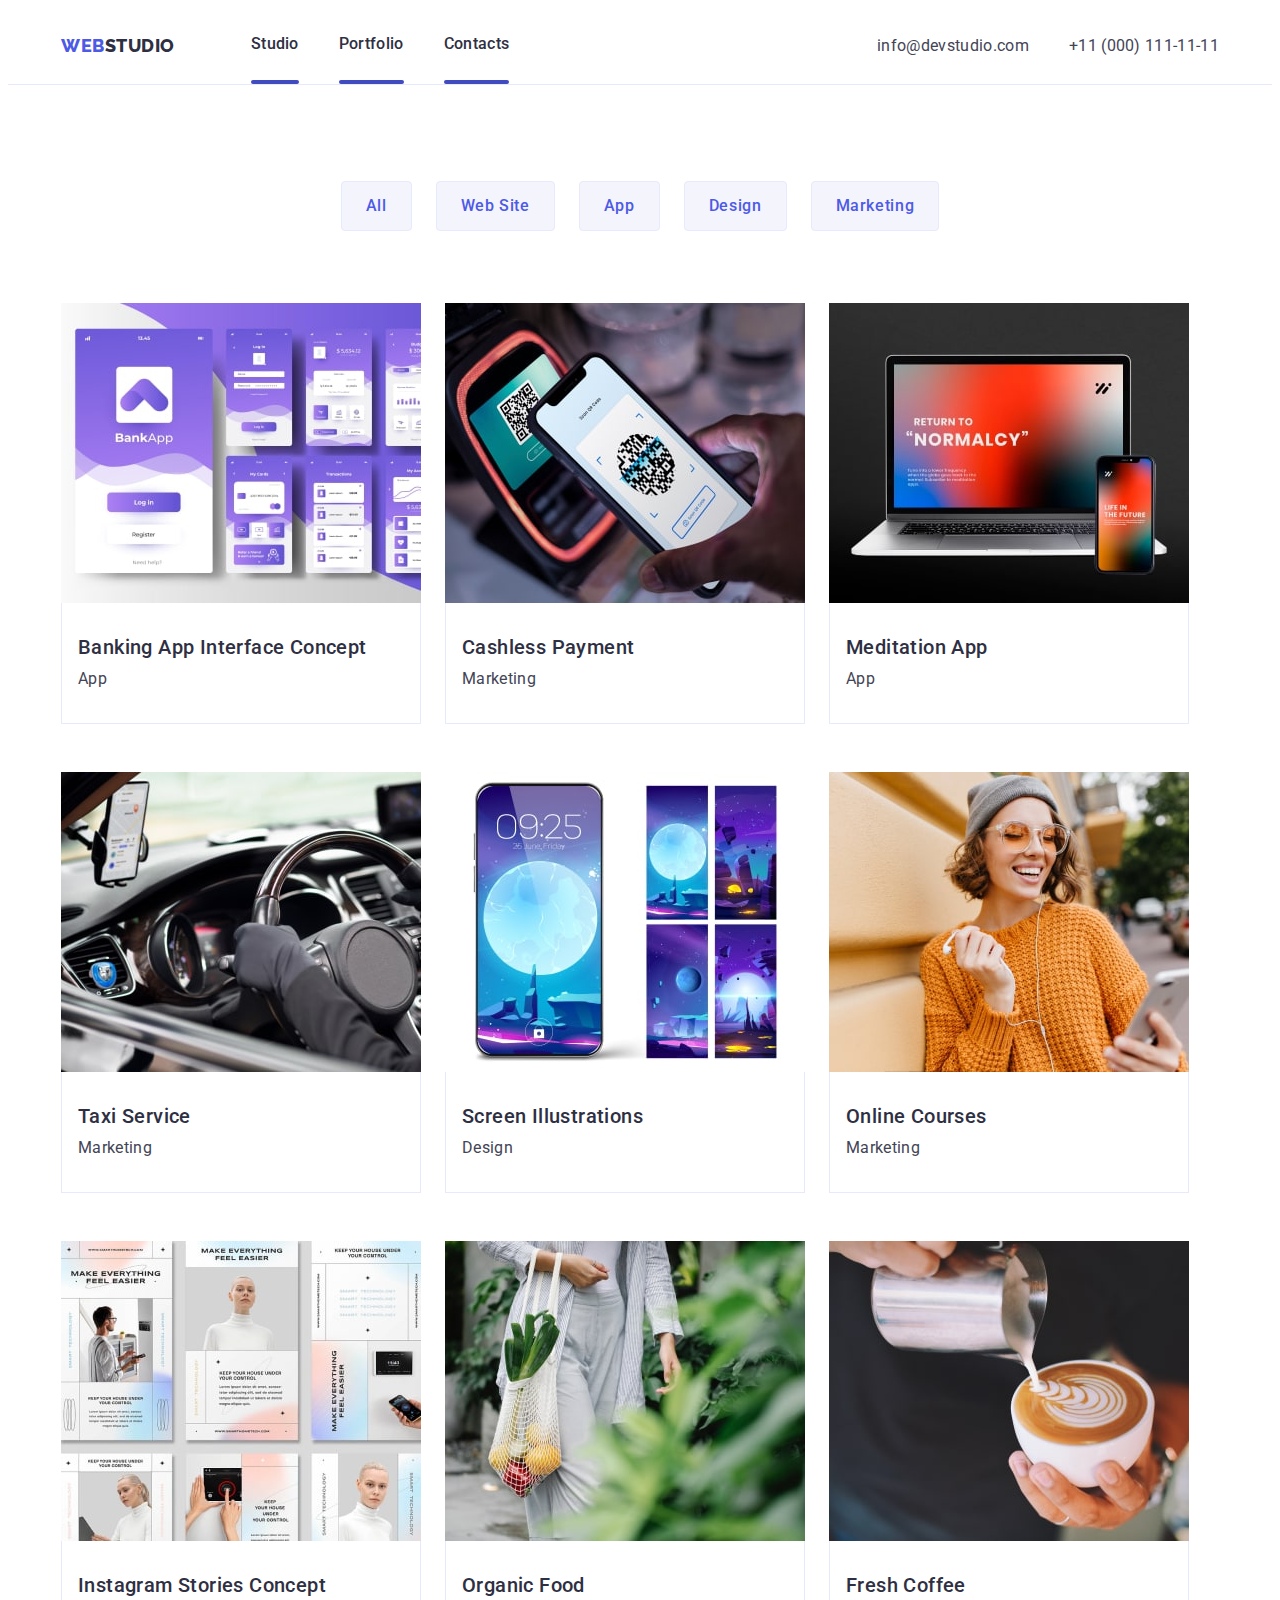
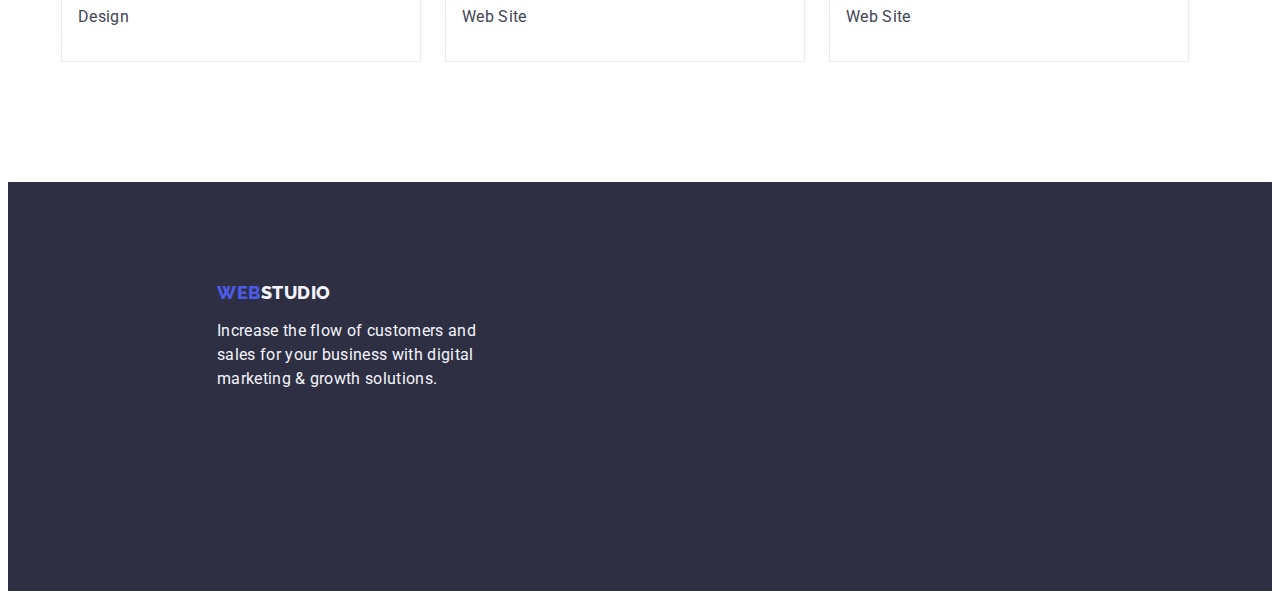
<file: portfolio.html>
<!DOCTYPE html>
<html lang="en">
<head>
    <meta charset="UTF-8">
    <title>Portfolio</title>
<link rel="preconnect" href="https://fonts.googleapis.com">
<link rel="preconnect" href="https://fonts.gstatic.com" crossorigin>
<link href="https://fonts.googleapis.com/css2?family=Raleway:wght@800&family=Roboto:wght@400;500;700;900&display=swap"
    rel="stylesheet">
<link rel="stylesheet" href="https://cdnjs.cloudflare.com/ajax/libs/modern-normalize/2.0.0/modern-normalize.min.css"
    integrity="sha512-4xo8blKMVCiXpTaLzQSLSw3KFOVPWhm/TRtuPVc4WG6kUgjH6J03IBuG7JZPkcWMxJ5huwaBpOpnwYElP/m6wg=="
    crossorigin="anonymous" referrerpolicy="no-referrer" />
<link rel="stylesheet" href="./css/styles.css">
</head>
<body>
    <header class="header">
        <div class="container header-container">
            <nav class="header-nav">
            <a class="header-logo link" href="./index.html">Web<span class="header-logo-titel">Studio</span></a>
                <ul class="header-list list">
                    <li class="header-list-item"><a class="header-menu-link link" href="./index.html">Studio</a></li>
                    <li class="header-list-item"><a class="header-menu-link link" href="./portfolio.html">Portfolio</a></li>
                    <li class="header-list-item"><a class="header-menu-link link" href="">Contacts</a></li>
                </ul>
            </nav>
            <address class="header-address">
                <ul class="header-address-list list">
                    <li class="header-address-item"><a class="header-address-item-link link"
                            href="mailto:info@devstudio.com">info@devstudio.com</a></li>
                    <li class="header-address-item"><a class="header-address-item-link link" href="tel:+110001111111">+11 (000)
                            111-11-11</a></li>
                </ul>
            </address>
        </div>
    </header>
    <main>
    <section class="filter">
        <div class="container">
            <h1 hidden class="visually-hidden">Filter Buttons</h1>
            <ul class="filter-list list">
                <li class="filter-list-item"><button class="filter-list-btn" type="button">All</button></li>
                <li class="filter-list-item"><button class="filter-list-btn" type="button">Web Site</button></li>
                <li class="filter-list-item"><button class="filter-list-btn" type="button">App</button></li>
                <li class="filter-list-item"><button class="filter-list-btn" type="button">Design</button></li>
                <li class="filter-list-item"><button class="filter-list-btn" type="button">Marketing</button></li>
            </ul>
    <ul class="apps-list list">
        <li class="apps-list-item" >
           <a class="link" href=""><img class="apps-list-img link" src="./images/portfolio/BankingApp.jpg" alt="App Interface" width="360" height="300">
            <div class="apps-container">
                <h2 class="apps-list-titel" >Banking App Interface Concept</h2>
                <p class="apps-list-desc">App</p>
            </div>
            </a>
        </li>
        <li class="apps-list-item" >
            <a class="link" href=""><img class="apps-list-img link" src="./images/portfolio/Payment.jpg" alt="Phone Payment" width="360" height="300">
                <div class="apps-container">
                    <h2 class="apps-list-titel" >Cashless Payment</h2>
                    <p class="apps-list-desc">Marketing</p>
                </div>
            </a>
        </li>
        <li class="apps-list-item" >
            <a class="link" href=""><img class="apps-list-img link" src="./images/portfolio/MeditationApp.jpg" alt="Computer and Phone" width="360"
                    height="300">
            <div class="apps-container">
                <h2 class="apps-list-titel" >Meditation App</h2>
                <p class="apps-list-desc">App</p>
            </div>
            </a>
        </li>
        <li class="apps-list-item" >
            <a class="link" href=""><img class="apps-list-img link" src="./images/portfolio/TaxiService.jpg" alt="Driving a car" width="360" height="300">
            <div class="apps-container">
                <h2 class="apps-list-titel" >Taxi Service</h2>
                <p class="apps-list-desc">Marketing</p>
            </div>
            </a>
        </li>
        <li class="apps-list-item" >
            <a class="link" href=""><img class="apps-list-img link" src="./images/portfolio/screenIllustrations.jpg" alt="Screens with Illustrations"
                    width="360" height="300">
            <div class="apps-container">
                <h2 class="apps-list-titel" >Screen Illustrations</h2>
                <p class="apps-list-desc">Design</p>
            </div>
            </a>
        </li>
        <li class="apps-list-item" >
            <a class="link" href=""><img class="apps-list-img link" src="./images/portfolio/OnlineCourses.jpg" alt="A woman in glasses" width="360"
                    height="300">
            <div class="apps-container">
                <h2 class="apps-list-titel" >Online Courses</h2>
                <p class="apps-list-desc">Marketing</p>
            </div>
            </a>
        </li>
        <li class="apps-list-item" >
            <a class="link" href=""><img class="apps-list-img link" src="./images/portfolio/InstagramConcept.jpg" alt="Instagram Concept" width="360"
                    height="300">
            <div class="apps-container">
                <h2 class="apps-list-titel" >Instagram Stories Concept</h2>
                <p class="apps-list-desc">Design</p>
            </div>
            </a>
        </li>
        <li class="apps-list-item" >
            <a class="link" href=""><img class="apps-list-img link" src="./images/portfolio/OrganicFood.jpg" alt="A women with a bag" width="360"
                    height="300">
            <div class="apps-container">
                <h2 class="apps-list-titel" >Organic Food</h2>
                <p class="apps-list-desc">Web Site</p>
            </div>
            </a>
        </li>
        <li class="apps-list-item" >
            <a class="link" href=""><img class="apps-list-img link" src="./images/portfolio/Coffe.jpg" alt="Barista making Coffe" width="360" height="300">
            <div class="apps-container">
                <h2 class="apps-list-titel" >Fresh Coffee</h2>
                <p class="apps-list-desc">Web Site</p>
            </div>
            </a>
        </li>
    </ul>
    </div>
    </section>
</main>
    <footer class="footer">
    <div class="container footer-container">
        <a class="footer-link link" href="./index.html">Web<span class="footer-logo">Studio</span></a>
        <p class="footer-text">Increase the flow of customers and sales for your business with digital marketing & growth
            solutions.</p>
    </div>
    <a href="htt"></a>
    </footer>
    </body>
</html>
</file>
<file: css/styles.css>
:root {
  --primary--iris-color: #4d5ae5;
  --button-ocean-color: #404bbf;
  --dark--navy-color: #2e2f42;
  --success-green-color: #31d0aa;
  --text-slate-color: #434455;
  --subtle-lslate-color: #8e8f99;
  --accent-corn-color: #e7e9fc;
  --light-cloud-color: #f4f4fd;
  --navy-blue-modal-color: #2e2f42;
  --white-background: #ffffff;
  --dairy-modal-background: #fcfcfc;
}

p,
h1,
h2,
h3,
h4,
h5,
h6 {
  margin-top: 0;
  margin-bottom: 0;
}

ul,
ol {
  margin-top: 0;
  margin-bottom: 0;
  padding-left: 0;
}

body {
  font-family: 'Roboto', sans-serif;
  background-color: var(--white-background);
  color: var(--text-slate-color);
  font-weight: 400;
  font-size: 16px;
  font-style: normal;
  line-height: 1.5;
  letter-spacing: 0.02em;
}

img {
  display: block;
  max-width: 100%;
  height: auto;
}
.container {
  width: 100%;
  max-width: 1158px;
  padding: 0 15px;
  margin: 0 auto;
  /* outline: 2px solid red; */
}

.link {
  text-decoration: none;
  font-weight: 400;
  font-size: 16px;
  line-height: 1.5;
  letter-spacing: 0.02em;
}

.list {
  list-style: none;
}

.visually-hidden {
  position: absolute;
  width: 1px;
  height: 1px;
  margin: -1px;
  border: 0;
  padding: 0;
  white-space: nowrap;
  clip-path: inset(100%);
  clip: rect(0 0 0 0);
  overflow: hidden;
}

.section {
  padding-top: 120px;
  padding-bottom: 120px;
}

/* -------Header ----------- */
.header {
  border-bottom: 1px solid var(--accent-corn-color);
}

.header-container {
  display: flex;
  align-items: center;
}

.header-nav {
  display: flex;
  align-items: center;
  flex-grow: 1;
}

.header-logo {
  color: var(--primary--iris-color);
  font-family: 'Raleway', sans-serif;
  font-weight: 800;
  font-style: normal;
  font-size: 18px;
  line-height: 1.17;
  letter-spacing: 0.03em;
  text-align: left;
  text-transform: uppercase;
  margin-right: 76px;
}

.header-address-list {
  display: flex;
  gap: 40px;
}

.header-list {
  color: var(--dark--navy-color);
  font-weight: 500;
  display: flex;
  gap: 40px;
}

.header-logo span {
  color: var(--dark--navy-color);
  font-weight: 800;
}

.header-list-item {
  color: var(--navy-blue-modal-color);
  font-family: 'Roboto';
  font-weight: 500;
  font-size: 16px;
  line-height: 1.5;
  letter-spacing: 0.02em;
  text-align: left;
}

.header-menu-link {
  color: var(--navy-blue-modal-color);
  font-family: 'Roboto';
  font-weight: 500;
  font-size: 16px;
  line-height: 1.5;
  letter-spacing: 0.02em;
  text-align: left;
  cursor: pointer;
  padding: 24px 0 24px;
  display: block;
}

.header-menu-link:focus,
.header-menu-link:hover {
  color: var(--button-ocean-color);
}

/* .header-list-item::after {
  content: '';
  display: block;
  border-bottom: 4px solid var(--button-ocean-color, #404bbf);
  border-radius: 2px;
} */

.header-list-item::after,
.header-list-item:visited::after {
  content: '';
  display: block;
  border-bottom: 4px solid var(--button-ocean-color, #404bbf);
  border-radius: 2px;
  visibility: visible;
}

.header-address {
  font-style: normal;
  cursor: pointer;
  font-weight: 400;
}

.header-address-item {
  font-style: normal;
  cursor: pointer;
  font-weight: 400;
}

.header-address-item-link {
  font-style: normal;
  color: inherit;
  cursor: pointer;
  font-weight: 400;
}
.header-address-item-link:hover {
  color: var(--button-ocean-color);
  text-decoration: underline;
  font-style: normal;
}

.header-address-item-link:focus {
  color: var(--button-ocean-color);
}

/* -----------HERO--------------------- */
.hero {
  background-color: var(--navy-blue-modal-color);
  padding-top: 188px;
  padding-bottom: 188px;
  max-width: 1440px;
  /* height: 480px; */
  margin-left: auto;
  margin-right: auto;
  background-image: linear-gradient(
      rgba(46, 47, 66, 0.7),
      rgba(46, 47, 66, 0.7)
    ),
    url('/images/svg/people-office-1.svg');
  background-color: black;
  background-size: cover;
  background-position: center;
  background-repeat: no-repeat;
}

.hero-title {
  color: var(--white-background);
  text-align: center;
  font-weight: 700;
  font-size: 56px;
  letter-spacing: 0.02em;
  line-height: 1.07;
  margin-bottom: 48px;
  margin: 0 auto;
  max-width: 496px;
}

.hero-btn {
  background-color: var(--primary--iris-color);
  color: var(--white-background);
  font-family: 'Roboto', sans-serif;
  font-size: 16px;
  font-style: inherit;
  font-weight: 500;
  line-height: 1.5;
  letter-spacing: 0.04em;
  cursor: pointer;
  display: block;
  margin: 48px auto;
  border-radius: 4px;
  min-width: 169px;
  height: 56px;
  border: none;
}

.hero-btn:hover {
  background-color: var(--button-ocean-color);
}

.hero-btn:focus {
  background-color: var(--button-ocean-color);
}

/*--------ATTRIBUTES----------  */
.attributes {
  padding-top: 120px;
  padding-bottom: 120px;
}
.attribites-list {
  display: flex;
  gap: 24px;
}
.attribites-item {
  width: calc((100% - 24px * 3) / 4);
}

.attributes-titel {
  color: var(--navy-blue-modal-color);
  font-weight: 500;
  font-size: 20px;
  line-height: 1.2;
  letter-spacing: 0.02em;
  margin-bottom: 8px;
}

.attributes-text {
  color: var(--text-slate-color);
  font-size: 16px;
  line-height: 1.5;
  letter-spacing: 0.02em;
}

.icon-attributes {
  background-color: var(--light-cloud-color);
  border-radius: 4px;
  width: 100%;
  padding: 24px 100px;
}
.icon-before-attributes {
  background-position: center;
  background-repeat: no-repeat;
  width: 64px;
  height: 64px;
}
/* -----------PRODUCTS--------- */
.products {
  padding-bottom: 120px;
}
.products-titel {
  color: var(--navy-blue-modal-color);
  text-align: center;
  font-weight: bold;
  font-size: 36px;
  font-weight: 700;
  line-height: 1.11;
  letter-spacing: 0.02em;
  text-transform: capitalize;
  min-width: 323px;
  margin: 0 auto;
  margin-bottom: 72px;
}
.products-list {
  display: flex;
  gap: 24px;
}

.products-list-item {
  background-color: var(--accent-corn-color);
  border: 1px solid var(--accent-corn-color);
  /*when the image is not right the problem is a space between % and minus*/
  width: calc((100%-48px) / 3);
}

/* -----------TEAM-------------------- */
.team {
  background-color: var(--light-cloud-color);
  padding-top: 120px;
  padding-bottom: 120px;
}

.team-title {
  color: var(--navy-blue-modal-color);
  text-align: center;
  font-weight: bold;
  font-size: 36px;
  font-weight: 700;
  line-height: 1.11;
  letter-spacing: 0.02em;
  text-transform: capitalize;
  margin-bottom: 72px;
  display: flex;
  justify-content: center;
}
.team-list {
  display: flex;
  gap: 24px;
}
.team-list-list {
  background-color: var(--white-background);
  width: calc((100% - 72px) / 4);
  text-align: center;
  border-radius: 0px 0px 4px 4px;
  box-shadow: 0px 2px 1px 0px rgba(46, 47, 66, 0.08),
    0px 1px 1px 0px rgba(46, 47, 66, 0.16),
    0px 1px 6px 0px rgba(46, 47, 66, 0.08);
}

.team-name-description {
  padding: 32px 0;
}
.team-list-name {
  color: var(--navy-blue-modal-color);
  font-weight: 500;
  font-size: 20px;
  line-height: 1.2;
  letter-spacing: 0.02em;
  text-align: center;
  margin-bottom: 8px;
}
.team-list-decription {
  text-align: center;
}
.icons-teams-list {
  margin-top: 8px;
}
.icons-team {
  display: flex;
  gap: 24px;
  justify-content: center;
}

.icon-list {
  width: calc((100%-72px) / 4);
}
.icons-social-media {
  width: 16px;
  height: 16px;
  background-color: var(--primary--iris-color);
  border-radius: 50%;
}

/* --------Customers ---------------------- */
.customers {
  background-color: var(--white-background);
}

.customers-title {
  color: var(--dark--navy-color);
  font-size: 36px;
  font-style: normal;
  font-weight: 700;
  line-height: 1.11;
  letter-spacing: 0.02em;
  text-transform: capitalize;
  text-align: center;
  justify-content: center;
  margin: 120px auto 72px auto;
}

.customers-list {
  margin-bottom: 120px;
  display: flex;
  justify-content: center;
  gap: 24px;
}

.customers-list-item {
  width: calc((100%-120px) / 6);
  border-radius: 4px;
  border: 1px solid var(--subtle-lslate-color);
}
.customers-item {
  width: 168px;
  height: 88px;
  padding: 16px 32px;
}

/* --------FOOOTER--------------------- */
.footer {
  background-color: var(--navy-blue-modal-color);
  padding-top: 100px;
  padding-bottom: 100px;
}

.footer-link {
  color: var(--primary--iris-color);
  font-family: 'Raleway', sans-serif;
  font-size: 18px;
  font-weight: 800;
  line-height: 1.17;
  letter-spacing: 0.03em;
  text-transform: uppercase;
  cursor: pointer;
  display: inline-block;
  margin-bottom: 16px;
  margin-left: 156px;
}

.footer-link span {
  color: var(--light-cloud-color);
}

.footer-text {
  color: var(--light-cloud-color);
  width: 264px;
  margin: 0 120px 100px 156px;
}

.footer-items {
  display: inline-flex;
  gap: 120px;
}
.container {
}
.footer-container {
}

.footer-social-media > h4 {
  color: var(--white-background);
  font-size: 16px;
  font-style: normal;
  font-weight: 500;
  line-height: 1.5;
  letter-spacing: 0.02em;
  padding-bottom: 16px;
}

.footer-icon-list {
}
.footer-media {
  display: flex;
  gap: 16px;
}

.footer-media-list {
  width: 40px;
  height: 40px;
}
.footer-media-item {
}

/* --------PORTFOLIO------------ */

/* ----------FILTER LIST BUTTONS */
.filter {
  padding: 96px 0 120px 0;
}

.filter-list {
  display: flex;
  justify-content: center;
  align-items: center;
  margin-bottom: 72px;
  gap: 24px;
}

.filter-list-item {
  display: flex;
}

.filter-list-btn {
  color: var(--primary--iris-color);
  background-color: var(--light-cloud-color);
  font-family: inherit;
  font-size: 16px;
  font-style: normal;
  font-weight: 500;
  line-height: 1.5;
  letter-spacing: 0.04em;
  cursor: pointer;
  border: 1px solid var(--accent-corn-color);
  padding: 12px 24px;
  border-radius: 4px;
}

.filter-list-btn:hover {
  color: var(--white-background);
  background-color: var(--button-ocean-color);
  border: 1px solid transparent;
}

.filter-list-btn:focus {
  color: var(--white-background);
  background-color: var(--button-ocean-color);
  border: 1px solid transparent;
}

/* ----------APPS---------------------- */
.apps-list {
  display: flex;
  flex-wrap: wrap;
  gap: 24px;
  row-gap: 48px;
  width: calc((100%-48px) / 3);
}

.apps-container {
  padding: 32px 16px;
  border: 1px solid var(--cornflower, #e7e9fc);
  border-top: none;
}

.apps-list-titel {
  color: var(--navy-blue-modal-color);
  font-weight: 500;
  font-size: 20px;
  line-height: 1.2;
  letter-spacing: 0.02em;
  cursor: pointer;
  margin-bottom: 8px;
}

.apps-list-desc {
  color: var(--text-slate-color);
  font-size: 16px;
  line-height: 1.5;
  letter-spacing: 0.02em;
}

.apps-list-item:hover {
  box-shadow: 0px 2px 1px 0px rgba(46, 47, 66, 0.08),
    0px 1px 1px 0px rgba(46, 47, 66, 0.16),
    0px 1px 6px 0px rgba(46, 47, 66, 0.08);
}

.filter-list-item:hover:focus {
  box-shadow: 0px 2px 2px 0px rgba(0, 0, 0, 0.12),
    0px 2px 1px 0px rgba(0, 0, 0, 0.08), 0px 3px 1px 0px rgba(0, 0, 0, 0.1);
}
</file>
